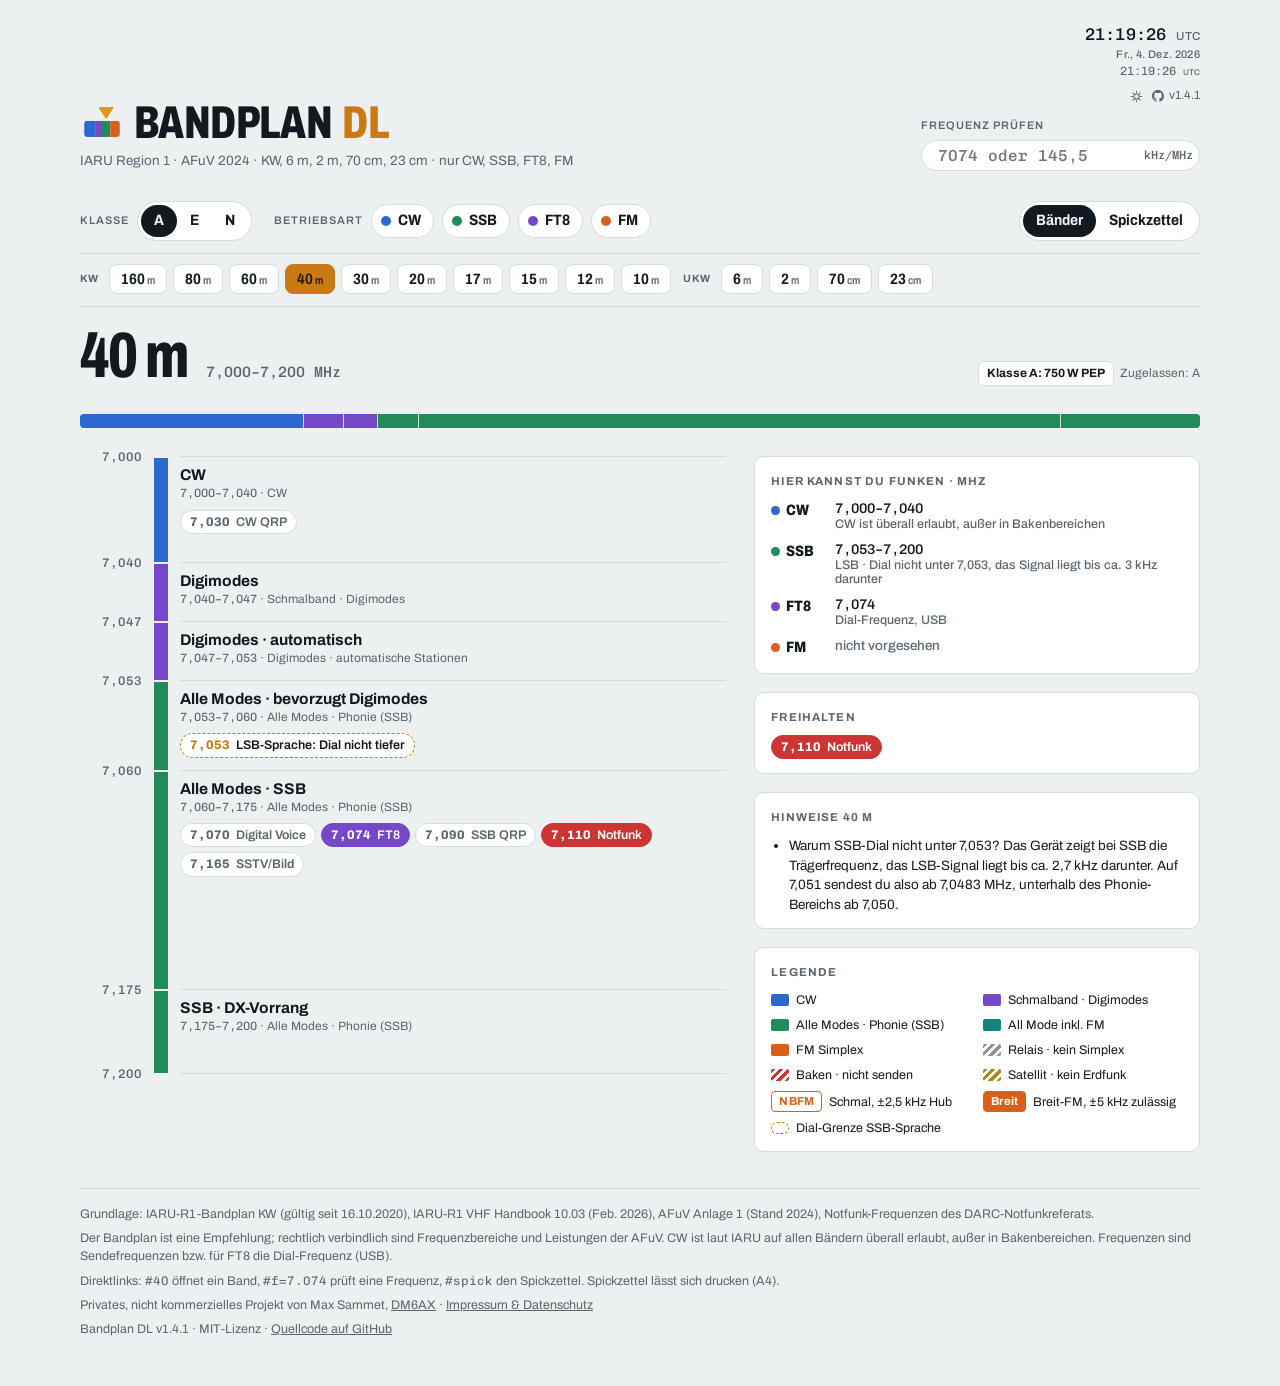
<file: index.html>
<!doctype html>
<html lang="de">
<head>
<meta charset="utf-8">
<meta name="viewport" content="width=device-width,initial-scale=1,viewport-fit=cover">
<title>Bandplan DL</title>
<meta name="description" content="Interaktiver Amateurfunk-Bandplan für Deutschland (IARU Region 1, AFuV): KW, 6 m, 2 m, 70 cm, 23 cm – nach Lizenzklasse und Betriebsart gefiltert, mit Frequenz-Check.">
<meta name="color-scheme" content="light dark">
<link rel="icon" href="assets/icon.svg" type="image/svg+xml">
<link rel="apple-touch-icon" href="assets/apple-touch-icon.png">
<link rel="manifest" href="manifest.webmanifest">
<meta name="theme-color" content="#edf0f1" media="(prefers-color-scheme: light)">
<meta name="theme-color" content="#0d1113" media="(prefers-color-scheme: dark)">
<script src="assets/theme.js"></script>
<link rel="stylesheet" href="assets/fonts.css">
<link rel="stylesheet" href="assets/app.css">
</head>
<body>
<div class="wrap">
  <header class="top">
    <div class="brand">
      <h1><img class="mark" src="assets/mark.svg" alt="" width="44" height="44">Bandplan <span>DL</span></h1>
      <p>IARU Region 1 · AFuV 2024 · KW, 6 m, 2 m, 70 cm, 23 cm · nur CW, SSB, FT8, FM</p>
    </div>
    <div class="hud">
      <div class="live-clock" aria-label="Uhrzeit">
        <div class="clock-utc"><span id="utcClock">--:--:--</span> <span class="clock-tz">UTC</span></div>
        <div class="clock-date" id="clockDate">&nbsp;</div>
        <div class="clock-local"><span id="localClock">--:--:--</span> <span class="clock-tz" id="localTz"></span></div>
      </div>
      <div class="hud-row">
        <button type="button" id="themeToggle" class="theme-toggle" aria-label="Hell/Dunkel umschalten" title="Hell/Dunkel umschalten">
          <svg class="theme-icon-sun" viewBox="0 0 20 20" width="13" height="13" aria-hidden="true"><circle cx="10" cy="10" r="4" fill="none" stroke="currentColor" stroke-width="1.6"/><g stroke="currentColor" stroke-width="1.6" stroke-linecap="round"><path d="M10 2v2M10 16v2M18 10h-2M4 10H2M15.5 4.5l-1.4 1.4M5.9 14.1l-1.4 1.4M15.5 15.5l-1.4-1.4M5.9 5.9L4.5 4.5"/></g></svg>
          <svg class="theme-icon-moon" viewBox="0 0 20 20" width="13" height="13" aria-hidden="true"><path d="M15.5 12.3A6.5 6.5 0 1 1 7.7 4.5a5.2 5.2 0 0 0 7.8 7.8z" fill="currentColor"/></svg>
        </button>
        <a class="version-link" href="https://github.com/mooxle/bandplan-dl" rel="noopener" title="Quellcode auf GitHub">
          <svg viewBox="0 0 16 16" width="12" height="12" aria-hidden="true"><path fill="currentColor" d="M8 0C3.58 0 0 3.58 0 8c0 3.54 2.29 6.53 5.47 7.59.4.07.55-.17.55-.38 0-.19-.01-.82-.01-1.49-2.01.37-2.53-.49-2.69-.94-.09-.23-.48-.94-.82-1.13-.28-.15-.68-.52-.01-.53.63-.01 1.08.58 1.23.82.72 1.21 1.87.87 2.33.66.07-.52.28-.87.51-1.07-1.78-.2-3.64-.89-3.64-3.95 0-.87.31-1.59.82-2.15-.08-.2-.36-1.02.08-2.12 0 0 .67-.21 2.2.82.64-.18 1.32-.27 2-.27.68 0 1.36.09 2 .27 1.53-1.04 2.2-.82 2.2-.82.44 1.1.16 1.92.08 2.12.51.56.82 1.27.82 2.15 0 3.07-1.87 3.75-3.65 3.95.29.25.54.73.54 1.48 0 1.07-.01 1.93-.01 2.2 0 .21.15.46.55.38A8.013 8.013 0 0016 8c0-4.42-3.58-8-8-8z"/></svg>
          <span id="versionHeader"></span>
        </a>
      </div>
    </div>
    <div class="check">
      <label for="chk">Frequenz prüfen</label>
      <div class="field"><input id="chk" type="text" inputmode="decimal" placeholder="7074 oder 145,5" autocomplete="off" enterkeyhint="go"><span class="unit">kHz/MHz</span></div>
    </div>
    <div id="chkRes" aria-live="polite"></div>
  </header>

  <div class="controls">
    <div class="ctl"><span class="lbl">Klasse</span>
      <div class="seg" id="cls" role="group" aria-label="Lizenzklasse">
        <button id="clsA" data-c="A">A</button><button id="clsE" data-c="E">E</button><button id="clsN" data-c="N">N</button>
      </div>
    </div>
    <div class="ctl" id="modes" role="group" aria-label="Betriebsarten"><span class="lbl">Betriebsart</span></div>
    <div class="ctl tabs">
      <div class="seg" role="group" aria-label="Ansicht">
        <button id="tabBand" data-v="band">Bänder</button><button id="tabSheet" data-v="sheet">Spickzettel</button>
      </div>
    </div>
  </div>

  <nav class="bandbar" aria-label="Bänder"><div class="bands" id="bands"></div></nav>

  <main id="main"></main>

  <footer>
    <div>Grundlage: IARU-R1-Bandplan KW (gültig seit 16.10.2020), IARU-R1 VHF Handbook 10.03 (Feb. 2026), AFuV Anlage 1 (Stand 2024), Notfunk-Frequenzen des DARC-Notfunkreferats.</div>
    <div>Der Bandplan ist eine Empfehlung; rechtlich verbindlich sind Frequenzbereiche und Leistungen der AFuV. CW ist laut IARU auf allen Bändern überall erlaubt, außer in Bakenbereichen. Frequenzen sind Sendefrequenzen bzw. für FT8 die Dial-Frequenz (USB).</div>
    <div>Direktlinks: <span class="mono">#40</span> öffnet ein Band, <span class="mono">#f=7.074</span> prüft eine Frequenz, <span class="mono">#spick</span> den Spickzettel. Spickzettel lässt sich drucken (A4).</div>
    <div>Privates, nicht kommerzielles Projekt von Max Sammet, <a href="https://www.qrz.com/db/DM6AX" rel="noopener noreferrer">DM6AX</a> · <a href="impressum.html">Impressum &amp; Datenschutz</a></div>
    <div><span id="versionFoot"></span> · MIT-Lizenz · <a href="https://github.com/mooxle/bandplan-dl" rel="noopener">Quellcode auf GitHub</a></div>
    <!--BUILD-->
  </footer>
</div>
<noscript><p style="padding:16px">Diese Seite benötigt JavaScript.</p></noscript>
<script src="assets/data.js"></script>
<script src="assets/app.js"></script>
</body>
</html>
</file>
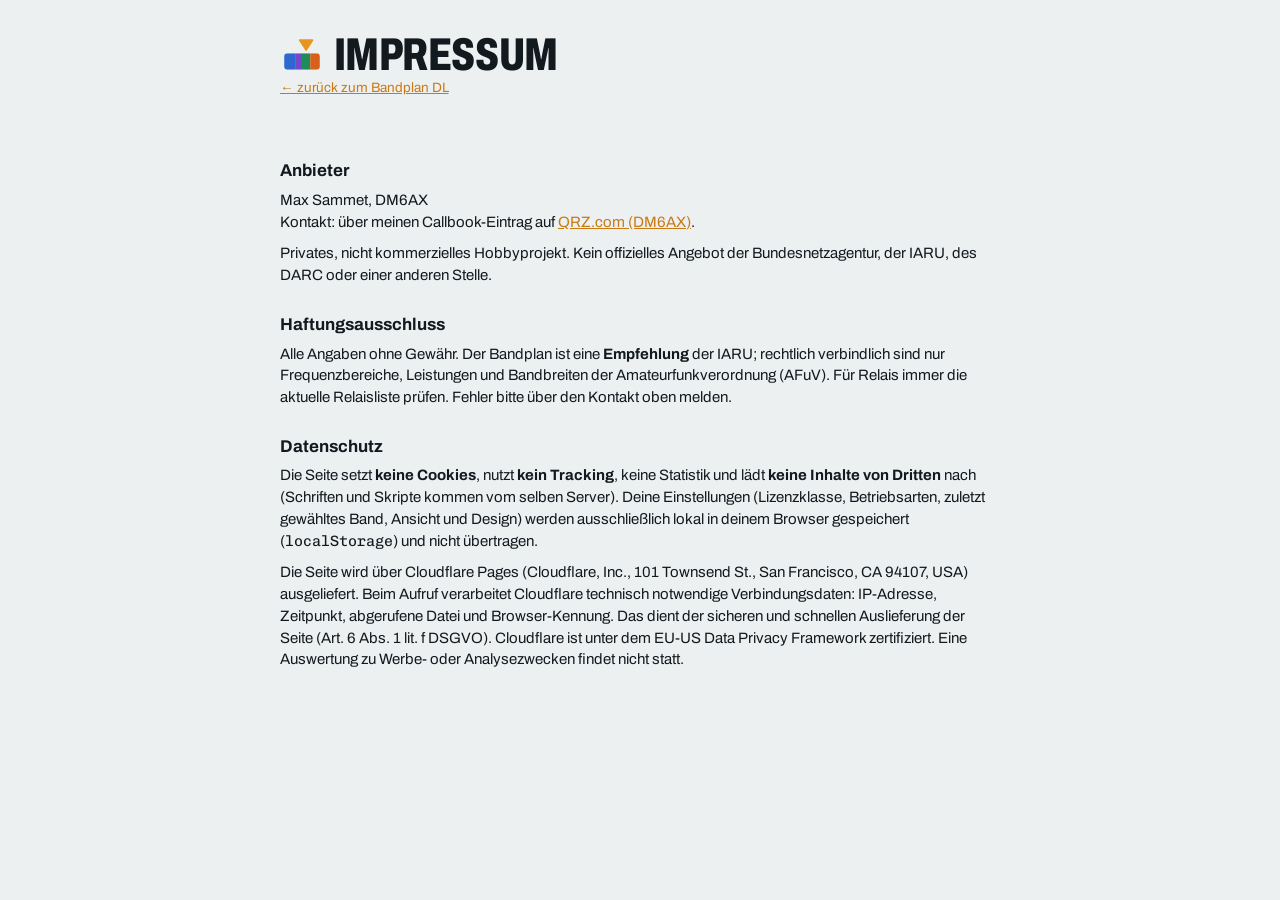
<file: impressum.html>
<!doctype html>
<html lang="de">
<head>
<meta charset="utf-8">
<meta name="viewport" content="width=device-width,initial-scale=1,viewport-fit=cover">
<title>Impressum – Bandplan DL</title>
<meta name="robots" content="noindex">
<meta name="color-scheme" content="light dark">
<link rel="icon" href="assets/icon.svg" type="image/svg+xml">
<link rel="apple-touch-icon" href="assets/apple-touch-icon.png">
<link rel="manifest" href="manifest.webmanifest">
<meta name="theme-color" content="#edf0f1" media="(prefers-color-scheme: light)">
<meta name="theme-color" content="#0d1113" media="(prefers-color-scheme: dark)">
<script src="assets/theme.js"></script>
<link rel="stylesheet" href="assets/fonts.css">
<link rel="stylesheet" href="assets/app.css">
</head>
<body>
<div class="wrap legal">
  <header class="top">
    <div class="brand">
      <h1><img class="mark" src="assets/mark.svg" alt="" width="44" height="44">Impressum</h1>
      <p><a href="./">← zurück zum Bandplan DL</a></p>
    </div>
  </header>

  <h2>Anbieter</h2>
  <p>Max Sammet, DM6AX<br>
  Kontakt: über meinen Callbook-Eintrag auf <a href="https://www.qrz.com/db/DM6AX" rel="noopener noreferrer">QRZ.com (DM6AX)</a>.</p>
  <p>Privates, nicht kommerzielles Hobbyprojekt. Kein offizielles Angebot der Bundesnetzagentur, der IARU, des DARC oder einer anderen Stelle.</p>

  <h2>Haftungsausschluss</h2>
  <p>Alle Angaben ohne Gewähr. Der Bandplan ist eine <strong>Empfehlung</strong> der IARU; rechtlich verbindlich sind nur Frequenzbereiche, Leistungen und Bandbreiten der Amateurfunkverordnung (AFuV). Für Relais immer die aktuelle Relaisliste prüfen. Fehler bitte über den Kontakt oben melden.</p>

  <h2>Datenschutz</h2>
  <p>Die Seite setzt <strong>keine Cookies</strong>, nutzt <strong>kein Tracking</strong>, keine Statistik und lädt <strong>keine Inhalte von Dritten</strong> nach (Schriften und Skripte kommen vom selben Server). Deine Einstellungen (Lizenzklasse, Betriebsarten, zuletzt gewähltes Band, Ansicht und Design) werden ausschließlich lokal in deinem Browser gespeichert (<span class="mono">localStorage</span>) und nicht übertragen.</p>
  <p>Die Seite wird über Cloudflare Pages (Cloudflare, Inc., 101 Townsend St., San Francisco, CA 94107, USA) ausgeliefert. Beim Aufruf verarbeitet Cloudflare technisch notwendige Verbindungsdaten: IP-Adresse, Zeitpunkt, abgerufene Datei und Browser-Kennung. Das dient der sicheren und schnellen Auslieferung der Seite (Art. 6 Abs. 1 lit. f DSGVO). Cloudflare ist unter dem EU-US Data Privacy Framework zertifiziert. Eine Auswertung zu Werbe- oder Analysezwecken findet nicht statt.</p>
</div>
</body>
</html>
</file>
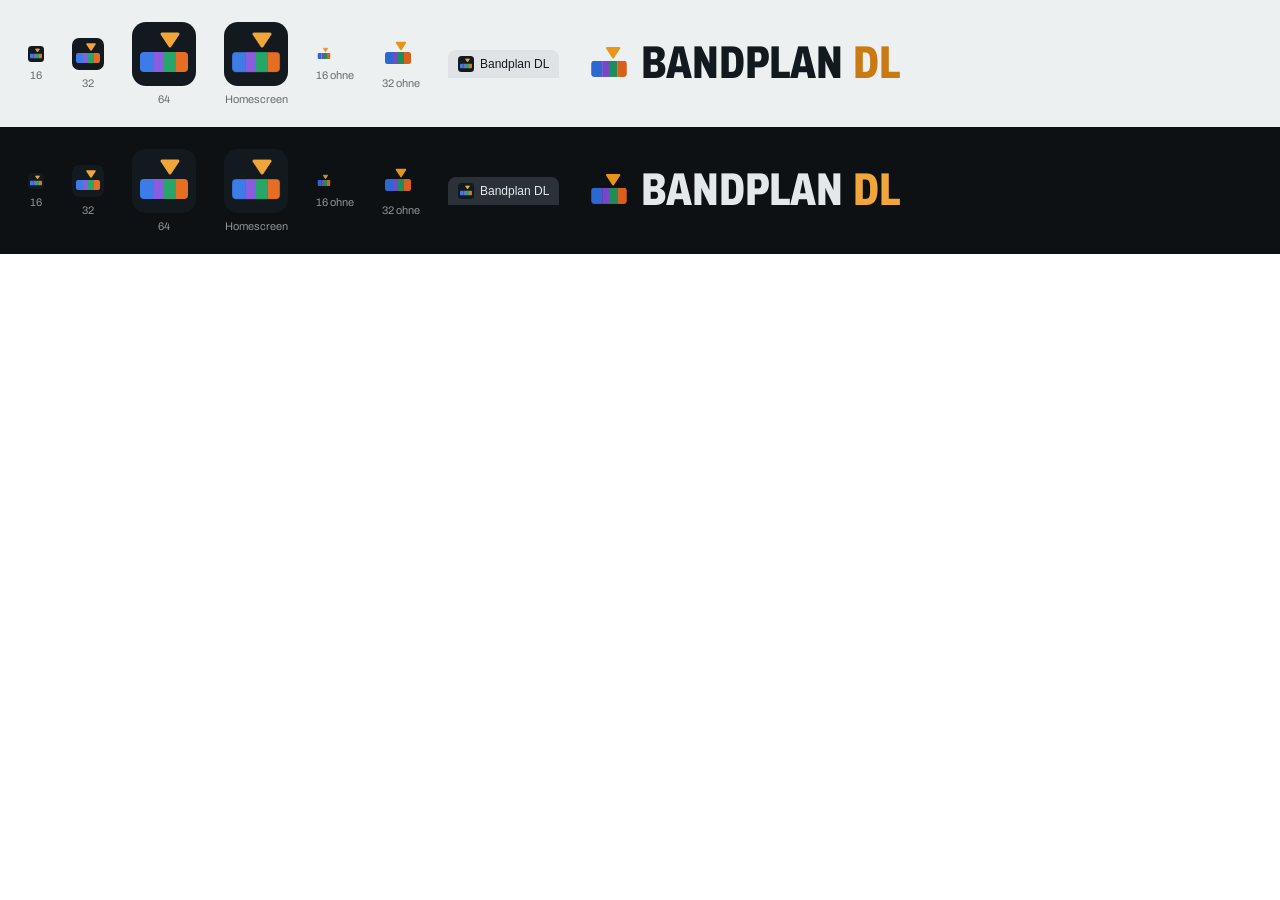
<file: docs/icon-preview.html>
<!doctype html>
<!-- Vorschau für docs/ICON.md: Icon in allen Größen, im Browser-Tab und neben dem Schriftzug, hell und dunkel.
     Aufruf über den lokalen Server (python3 -m http.server 8770), dann http://localhost:8770/docs/icon-preview.html -->
<html lang="de"><head><meta charset="utf-8"><title>Icon-Vorschau – Bandplan DL</title>
<link rel="stylesheet" href="../assets/fonts.css">
<style>
body{margin:0;font-family:Archivo,sans-serif}
.row{display:flex;gap:28px;align-items:center;padding:22px 28px}
.l{background:#edf0f1;color:#131a1f}.d{background:#0d1113;color:#e3e8eb}
h1{margin:0;font-weight:800;font-stretch:72%;font-size:46px;line-height:.95;text-transform:uppercase;display:flex;align-items:center;gap:.22em}
h1 span{color:#c97a12}.d h1 span{color:#f0a63a}h1 img{height:.95em}
small{font-size:11px;opacity:.6;display:block;text-align:center;margin-top:4px}
.tab{background:#dfe3e6;border-radius:8px 8px 0 0;padding:6px 10px;display:flex;gap:6px;align-items:center;font:12px -apple-system,sans-serif}.d .tab{background:#2a3237}
</style></head><body>
<div class="row l"></div><div class="row d"></div>
<script>
const cells=`<div><img src="../assets/icon.svg" width="16"><small>16</small></div><div><img src="../assets/icon.svg" width="32"><small>32</small></div><div><img src="../assets/icon.svg" width="64"><small>64</small></div><div><img src="../assets/apple-touch-icon.png" width="64" style="border-radius:14px"><small>Homescreen</small></div><div><img src="../assets/mark.svg" width="16"><small>16 ohne</small></div><div><img src="../assets/mark.svg" width="32"><small>32 ohne</small></div><div class="tab"><img src="../assets/icon.svg" width="16">Bandplan DL</div><h1><img src="../assets/mark.svg" alt="">Bandplan <span>DL</span></h1>`;
document.querySelectorAll('.row').forEach(r=>r.innerHTML=cells);
</script></body></html>
</file>
<file: assets/fonts.css>
/* Selbst gehostete Schriften (statt Google Fonts -- keine Verbindung zu Dritten, DSGVO-freundlich).
   Archivo (variabel: wght 400-800, wdth 62-125) und Chivo Mono (variabel: wght 400-700), beide SIL Open Font License 1.1,
   siehe assets/fonts/LICENSE.md. Ausschnitte latin und latin-ext (reichen fuer Deutsch; Rest faellt auf Systemschriften zurueck). */
@font-face {
  font-family: 'Archivo';
  font-style: normal;
  font-weight: 400 800;
  font-stretch: 62% 125%;
  font-display: swap;
  src: url(fonts/archivo-latin-ext.woff2) format('woff2');
  unicode-range: U+0100-02BA, U+02BD-02C5, U+02C7-02CC, U+02CE-02D7, U+02DD-02FF, U+0304, U+0308, U+0329, U+1D00-1DBF, U+1E00-1E9F, U+1EF2-1EFF, U+2020, U+20A0-20AB, U+20AD-20C4, U+2113, U+2C60-2C7F, U+A720-A7FF;
}
@font-face {
  font-family: 'Archivo';
  font-style: normal;
  font-weight: 400 800;
  font-stretch: 62% 125%;
  font-display: swap;
  src: url(fonts/archivo-latin.woff2) format('woff2');
  unicode-range: U+0000-00FF, U+0131, U+0152-0153, U+02BB-02BC, U+02C6, U+02DA, U+02DC, U+0304, U+0308, U+0329, U+2000-206F, U+20AC, U+2122, U+2191, U+2193, U+2212, U+2215, U+FEFF, U+FFFD;
}
@font-face {
  font-family: 'Chivo Mono';
  font-style: normal;
  font-weight: 400 700;
  font-display: swap;
  src: url(fonts/chivo-mono-latin-ext.woff2) format('woff2');
  unicode-range: U+0100-02BA, U+02BD-02C5, U+02C7-02CC, U+02CE-02D7, U+02DD-02FF, U+0304, U+0308, U+0329, U+1D00-1DBF, U+1E00-1E9F, U+1EF2-1EFF, U+2020, U+20A0-20AB, U+20AD-20C4, U+2113, U+2C60-2C7F, U+A720-A7FF;
}
@font-face {
  font-family: 'Chivo Mono';
  font-style: normal;
  font-weight: 400 700;
  font-display: swap;
  src: url(fonts/chivo-mono-latin.woff2) format('woff2');
  unicode-range: U+0000-00FF, U+0131, U+0152-0153, U+02BB-02BC, U+02C6, U+02DA, U+02DC, U+0304, U+0308, U+0329, U+2000-206F, U+20AC, U+2122, U+2191, U+2193, U+2212, U+2215, U+FEFF, U+FFFD;
}
</file>
<file: assets/app.css>
:root{
  --bg:#edf0f1; --surface:#ffffff; --surface2:#f5f7f7; --ink:#131a1f; --muted:#5a666e; --line:#d5dbde;
  --accent:#c97a12; --accent-soft:#f6e3c4; --accent-ink:#2a1903;
  --k-cw:#2c68d0; --k-digi:#7547c9; --k-ssb:#1f8c59; --k-all:#12857b; --k-fm:#d8601a;
  --k-ex:#87929a; --k-bake:#cf3434; --k-sat:#ad8410;
  --font-d:"Archivo", "Helvetica Neue", Arial, system-ui, sans-serif;
  --font-m:"Chivo Mono", ui-monospace, "SFMono-Regular", Menlo, Consolas, monospace;
  --r:10px;
}
@media (prefers-color-scheme: dark){ :root:not([data-theme="light"]){
  --bg:#0d1113; --surface:#151a1d; --surface2:#1b2125; --ink:#e3e8eb; --muted:#94a0a7; --line:#2a3237;
  --accent:#f0a63a; --accent-soft:#3a2a12; --accent-ink:#1a1105;
  --k-cw:#6a9bf0; --k-digi:#a585ec; --k-ssb:#47bf86; --k-all:#3cbaae; --k-fm:#f2894a;
  --k-ex:#6d787f; --k-bake:#ef6363; --k-sat:#d8b03e; color-scheme:dark;
}}
:root[data-theme="light"]{color-scheme:light}
:root[data-theme="dark"]{
  --bg:#0d1113; --surface:#151a1d; --surface2:#1b2125; --ink:#e3e8eb; --muted:#94a0a7; --line:#2a3237;
  --accent:#f0a63a; --accent-soft:#3a2a12; --accent-ink:#1a1105;
  --k-cw:#6a9bf0; --k-digi:#a585ec; --k-ssb:#47bf86; --k-all:#3cbaae; --k-fm:#f2894a;
  --k-ex:#6d787f; --k-bake:#ef6363; --k-sat:#d8b03e; color-scheme:dark;
}
*{box-sizing:border-box}
html{scroll-padding-top:calc(env(safe-area-inset-top,0px) + 70px)}
[hidden]{display:none!important}
body{margin:0;background:var(--bg);color:var(--ink);font-family:var(--font-d);font-size:15px;line-height:1.45;
  padding-left:max(16px, env(safe-area-inset-left, 0px));padding-right:max(16px, env(safe-area-inset-right, 0px));padding-block:0 48px}
body::before{content:"";position:fixed;inset:0 0 auto;height:env(safe-area-inset-top, 0px);z-index:10;background:var(--bg)}
.wrap{max-width:1120px;margin:0 auto}
.mono{font-family:var(--font-m);font-variant-numeric:tabular-nums}
button{font:inherit;color:inherit}
:focus-visible{outline:2px solid var(--accent);outline-offset:2px}

/* Kopf */
header.top{display:grid;grid-template-columns:1fr auto;grid-template-areas:"brand hud" "brand check" "res res";gap:12px 24px;align-items:end;padding-block:22px 14px}
.brand{grid-area:brand}
.check{grid-area:check}
/* Uhr, Hell/Dunkel, GitHub + Version (wie bei MUF Muncher) */
.hud{grid-area:hud;display:flex;flex-direction:column;align-items:flex-end;gap:2px}
.live-clock{text-align:right;font-family:var(--font-m);font-variant-numeric:tabular-nums}
.clock-utc{font-size:17px;font-weight:500;color:var(--ink);letter-spacing:.01em}
.clock-date{font:500 11px var(--font-d);color:var(--muted);letter-spacing:.03em;margin-top:1px}
.clock-local{font-size:12px;color:var(--muted);margin-top:3px}
.clock-tz{font:500 .68em var(--font-d);color:var(--muted)}
.hud-row{display:flex;align-items:center;gap:6px;margin-top:4px}
.version-link{display:flex;align-items:center;gap:5px;font-size:12px;color:var(--muted);text-decoration:none}
.version-link:hover{color:var(--ink)}
.theme-toggle{display:inline-flex;align-items:center;justify-content:center;width:20px;height:20px;padding:0;border:0;border-radius:6px;background:transparent;color:var(--muted);cursor:pointer}
.theme-toggle:hover{color:var(--ink);background:var(--surface2)}
.theme-toggle .theme-icon-moon{display:none}
.theme-toggle.is-dark .theme-icon-sun{display:none}
.theme-toggle.is-dark .theme-icon-moon{display:block}
.brand h1{margin:0;font-weight:800;font-stretch:72%;font-size:clamp(30px,6vw,46px);line-height:.95;letter-spacing:-.01em;text-transform:uppercase}
.brand h1 span{color:var(--accent)}
.brand h1{display:flex;align-items:center;gap:.22em}
.brand h1 .mark{height:.95em;width:auto;flex:none}
.brand p{margin:6px 0 0;color:var(--muted);font-size:13.5px}
.check{display:flex;flex-direction:column;gap:6px;min-width:0}
.check label{font-size:11px;letter-spacing:.09em;text-transform:uppercase;color:var(--muted);font-weight:600}
.check .field{display:flex;align-items:center;background:var(--surface);border:1px solid var(--line);border-radius:999px;padding:4px 6px 4px 14px;gap:8px}
.check input{border:0;background:transparent;color:var(--ink);font:500 16px var(--font-m);width:200px;min-width:0;outline:none}
.check .unit{font:500 12px var(--font-m);color:var(--muted)}
#chkRes{grid-area:res}

.controls{display:flex;flex-wrap:wrap;gap:10px 22px;align-items:center;padding-block:4px 12px;border-bottom:1px solid var(--line)}
.ctl{display:flex;align-items:center;gap:8px;flex-wrap:wrap}
.ctl > .lbl{font-size:11px;letter-spacing:.09em;text-transform:uppercase;color:var(--muted);font-weight:600}
.seg{display:inline-flex;background:var(--surface);border:1px solid var(--line);border-radius:999px;padding:3px}
.seg button{border:0;background:transparent;padding:5px 13px;border-radius:999px;cursor:pointer;font-weight:700;font-stretch:90%}
.seg button[aria-pressed="true"]{background:var(--ink);color:var(--bg)}
.mode{border:1px solid var(--line);background:var(--surface);border-radius:999px;padding:5px 12px 5px 9px;cursor:pointer;font-weight:700;font-stretch:90%;display:inline-flex;align-items:center;gap:7px}
.mode i{width:10px;height:10px;border-radius:50%;background:var(--c);display:inline-block}
.mode[aria-pressed="false"]{opacity:.45}
.mode[aria-pressed="false"] i{background:transparent;box-shadow:inset 0 0 0 2px var(--c)}
.tabs{margin-left:auto}

/* Bandleiste */
.bandbar{position:sticky;top:env(safe-area-inset-top, 0px);z-index:5;background:var(--bg);padding-block:10px;border-bottom:1px solid var(--line)}
.bands{display:flex;gap:6px;overflow-x:auto;scrollbar-width:thin;padding-bottom:2px}
.bands .grp{font-size:10.5px;letter-spacing:.1em;text-transform:uppercase;color:var(--muted);font-weight:700;align-self:center;padding:0 4px 0 6px;white-space:nowrap}
.bands .grp:first-child{padding-left:0}
.bchip{flex:0 0 auto;border:1px solid var(--line);background:var(--surface);border-radius:8px;padding:6px 11px;cursor:pointer;font:700 15px var(--font-d);font-stretch:85%;white-space:nowrap;position:relative}
.bchip small{font-weight:600;color:var(--muted);font-size:11px;margin-left:2px}
.bchip.off{opacity:.42;text-decoration:line-through;text-decoration-thickness:1.5px}
.bchip[aria-current="true"]{background:var(--accent);border-color:var(--accent);color:var(--accent-ink)}
.bchip[aria-current="true"] small{color:var(--accent-ink)}

/* Bandansicht */
.bandview{display:grid;grid-template-columns:minmax(0,1.45fr) minmax(0,1fr);gap:28px;padding-top:20px;align-items:start}
.bandhead{grid-column:1/-1;display:flex;flex-wrap:wrap;align-items:baseline;gap:6px 18px}
.bandhead h2{margin:0;font-weight:800;font-stretch:70%;font-size:clamp(40px,9vw,64px);line-height:.9;letter-spacing:-.01em}
.bandhead .range{font:500 15px var(--font-m);color:var(--muted)}
.bandhead .pwr{margin-left:auto;display:flex;gap:6px;flex-wrap:wrap;align-items:center}
.bandhead .cls{font-size:12px;color:var(--muted)}
.tag{font-size:12px;font-weight:700;border:1px solid var(--line);border-radius:6px;padding:3px 8px;background:var(--surface);white-space:nowrap}
.tag.warn{background:var(--accent-soft);border-color:var(--accent);color:var(--ink)}
.minimap{grid-column:1/-1;display:flex;height:14px;border-radius:4px;overflow:hidden;gap:1px;background:var(--line)}
.minimap div{min-width:3px;background:var(--k)}
.minimap .ex{background:repeating-linear-gradient(135deg,var(--k) 0 3px,var(--surface) 3px 6px)}

.ladder{display:flex;flex-direction:column}
.rung{display:grid;grid-template-columns:62px 14px minmax(0,1fr);column-gap:12px;transition:opacity .15s}
.rf{font:500 12.5px var(--font-m);color:var(--muted);text-align:right;transform:translateY(-.55em);white-space:nowrap}
.rbar{background:var(--k);border-top:2px solid var(--bg)}
.rung.ex .rbar{background:repeating-linear-gradient(135deg,var(--k) 0 4px,color-mix(in srgb,var(--k) 22%,var(--surface)) 4px 8px)}
.rbody{padding:8px 0 12px;border-top:1px solid var(--line);min-width:0}
.rl{font-weight:700;font-size:15.5px;line-height:1.25}
.rk{font-size:12px;color:var(--muted);margin-top:1px}
.rung.ex .rl{color:var(--muted)}
.rung.dim{opacity:.3}
.rung.hit .rbody{background:linear-gradient(90deg,var(--accent-soft),transparent 80%)}
.rung.end{grid-template-rows:auto}
.rung.end .rbody{border-top:1px solid var(--line);padding:0}
.pills{display:flex;flex-wrap:wrap;gap:5px;margin-top:7px}
.pill{display:inline-flex;align-items:baseline;gap:6px;font-size:12.5px;font-weight:600;border-radius:999px;padding:2px 9px;border:1px solid var(--line);background:var(--surface);white-space:nowrap}
.pill b{font:700 12.5px var(--font-m)}
.pill.t-ft8{background:var(--k-digi);border-color:var(--k-digi);color:#fff}
.pill.t-notfunk{background:var(--k-bake);border-color:var(--k-bake);color:#fff}
.pill.t-bake{border-color:var(--k-bake);color:var(--k-bake)}
.pill.t-call{background:var(--accent-soft);border-color:var(--accent)}
.pill.t-qrp,.pill.t-info{color:var(--muted)}
.pill.t-dial{border:1.5px dashed var(--accent);color:var(--ink)}
.pill.t-dial b{color:var(--accent)}

aside.side{display:flex;flex-direction:column;gap:18px;position:sticky;top:calc(env(safe-area-inset-top, 0px) + 70px)}
.card{background:var(--surface);border:1px solid var(--line);border-radius:var(--r);padding:16px 16px 14px}
.card h3{margin:0 0 10px;font-size:11.5px;letter-spacing:.1em;text-transform:uppercase;color:var(--muted);font-weight:700}
.go{display:flex;flex-direction:column;gap:10px}
.go .row{display:grid;grid-template-columns:54px minmax(0,1fr);gap:10px;align-items:start}
.go .md{font-weight:800;font-stretch:85%;display:flex;align-items:center;gap:6px}
.go .md i{width:9px;height:9px;border-radius:50%;background:var(--c)}
.go .val{font:500 14px var(--font-m);min-width:0}
.go .val span{display:inline-block;margin-right:10px}
.go .val em{font-style:normal;font-family:var(--font-d);font-size:12.5px;color:var(--muted);display:block}
.go .none{color:var(--muted);font-family:var(--font-d);font-size:13.5px}
.keep{display:flex;flex-wrap:wrap;gap:6px}
.notes{margin:0;padding-left:18px;color:var(--ink);font-size:13.5px;display:flex;flex-direction:column;gap:5px}
.legend{display:grid;grid-template-columns:repeat(2,minmax(0,1fr));gap:7px 12px;font-size:12.5px}
.legend div{display:flex;align-items:center;gap:7px}
.legend i{width:18px;height:12px;border-radius:2px;background:var(--k);flex:0 0 auto}
.legend .ex i{background:repeating-linear-gradient(135deg,var(--k) 0 3px,var(--surface) 3px 6px)}
.fwb{display:inline-block;margin-top:6px;font-size:11.5px;font-weight:700;letter-spacing:.02em;border-radius:4px;padding:1px 7px;border:1.5px solid var(--k-fm);color:var(--k-fm);background:var(--surface)}
.fwb.w{background:var(--k-fm);color:var(--surface)}
.legend .fwb{margin-top:0;flex:0 0 auto}
.notice{background:var(--accent-soft);border:1px solid var(--accent);border-radius:var(--r);padding:10px 14px;font-size:14px;grid-column:1/-1}

/* Prüf-Ergebnis */
.result{background:var(--surface);border:1px solid var(--line);border-left:5px solid var(--k, var(--accent));border-radius:var(--r);padding:12px 14px;display:flex;flex-wrap:wrap;gap:6px 16px;align-items:center}
.result strong{font-size:16px}
.result .mono{color:var(--muted)}
.result .warnline{flex-basis:100%;color:var(--k-bake);font-weight:700;font-size:13.5px}
.result .okline{flex-basis:100%;font-size:13.5px}
.linkbtn{border:1px solid var(--line);background:var(--surface2);border-radius:999px;padding:4px 12px;cursor:pointer;font-weight:700;font-size:13px;margin-left:auto}

/* Spickzettel */
.sheet{display:grid;grid-template-columns:repeat(auto-fill,minmax(260px,1fr));gap:12px;padding-top:20px}
.scard{background:var(--surface);border:1px solid var(--line);border-radius:var(--r);padding:14px;display:flex;flex-direction:column;gap:9px;cursor:pointer;text-align:left}
.scard:hover{border-color:var(--accent)}
.scard.off{opacity:.45}
.scard .sh{display:flex;flex-wrap:wrap;align-items:baseline;gap:4px 10px}
.scard .sh b{white-space:nowrap;font-weight:800;font-stretch:72%;font-size:28px;line-height:1}
.scard .sh .mono{font-size:12px;color:var(--muted)}
.scard .sh .tag{margin-left:auto;white-space:normal;text-align:right}
.scard .go .row{grid-template-columns:46px minmax(0,1fr)}
.scard .go .val{font-size:13px}
.scard .keep .pill{font-size:11.5px}

footer{margin-top:36px;padding-top:16px;border-top:1px solid var(--line);color:var(--muted);font-size:12.5px;display:flex;flex-direction:column;gap:6px}
footer a{color:inherit}

@media (max-width:820px){
  .bandview{grid-template-columns:minmax(0,1fr);gap:18px}
  aside.side{position:static;order:-1}
  .bandhead .pwr{margin-left:0}
}
@media (max-width:560px){
  header.top{grid-template-columns:minmax(0,1fr);grid-template-areas:"brand" "hud" "check" "res"}
  .check input{width:100%}
  .tabs{margin-left:0}
  .rung{grid-template-columns:52px 10px minmax(0,1fr);column-gap:9px}
  .rf{font-size:11.5px}
}
@media (prefers-reduced-motion: reduce){ .rung{transition:none} }

/* Druck: Spickzettel als A4-Übersicht, Bandansicht ohne Steuerelemente */
@media print{
  :root{--bg:#fff;--surface:#fff;--surface2:#fff;--line:#bbb}
  body{padding:0;font-size:11px}
  .controls,.bandbar,.check,.hud,#chkRes,.linkbtn,aside.side .card:last-child{display:none!important}
  header.top{padding-block:0 8px}
  .sheet{grid-template-columns:repeat(3,minmax(0,1fr));gap:6px;padding-top:6px}
  .scard{padding:8px;break-inside:avoid;gap:5px}
  .scard .sh b{font-size:20px}
  .bandview{grid-template-columns:minmax(0,1.3fr) minmax(0,1fr)}
  aside.side{position:static}
  .rung,.card{break-inside:avoid}
  *{-webkit-print-color-adjust:exact;print-color-adjust:exact}
}

/* Impressum / Datenschutz (impressum.html) */
.legal{padding-top:calc(env(safe-area-inset-top,0px) + 12px);max-width:720px}
.legal h2{font-size:17px;margin:26px 0 6px}
.legal p{margin:0 0 10px;color:var(--ink)}
.legal a{color:var(--accent)}
</file>
